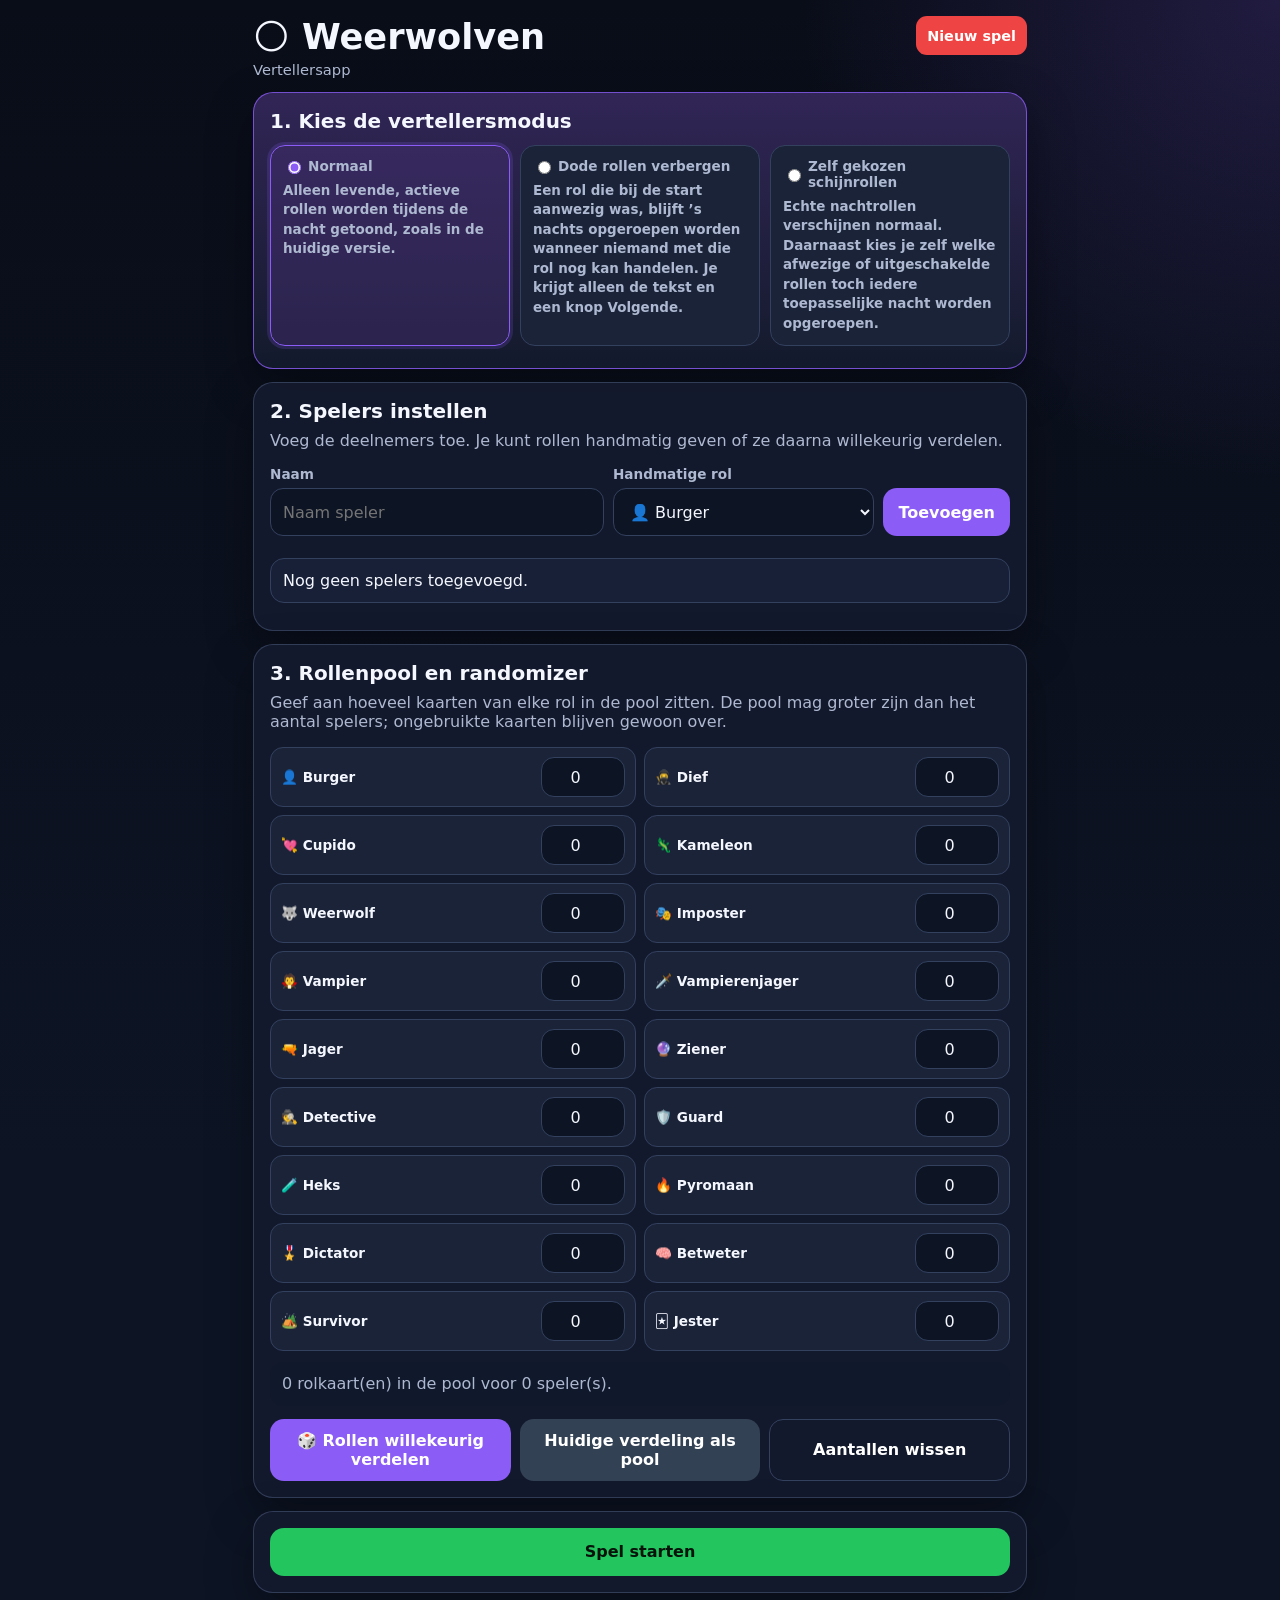
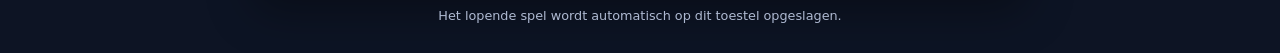
<file: index.html>
<!DOCTYPE html>
<html lang="nl">
<head>
  <meta charset="UTF-8">
  <meta name="viewport" content="width=device-width, initial-scale=1, viewport-fit=cover">
  <meta name="theme-color" content="#090d18">
  <title>Weerwolven – Verteller</title>
  <link rel="stylesheet" href="style.css">
</head>
<body>
  <main class="app">
    <header>
      <div>
        <h1>🌕 Weerwolven</h1>
        <p class="subtitle">Vertellersapp</p>
      </div>
      <div class="header-actions">
        <button id="undoBtn" class="secondary small hidden">← Terug</button>
        <button id="newGameBtn" class="danger small">Nieuw spel</button>
      </div>
    </header>

    <section id="setupScreen">
      <div class="panel focus">
        <h2>1. Kies de vertellersmodus</h2>
        <div class="mode-grid">
          <label class="mode-card">
            <div class="mode-title"><input type="radio" name="narratorMode" value="normal"> Normaal</div>
            <div class="mode-description">Alleen levende, actieve rollen worden tijdens de nacht getoond, zoals in de huidige versie.</div>
          </label>

          <label class="mode-card">
            <div class="mode-title"><input type="radio" name="narratorMode" value="hideDead"> Dode rollen verbergen</div>
            <div class="mode-description">Een rol die bij de start aanwezig was, blijft ’s nachts opgeroepen worden wanneer niemand met die rol nog kan handelen. Je krijgt alleen de tekst en een knop Volgende.</div>
          </label>

          <label class="mode-card">
            <div class="mode-title"><input type="radio" name="narratorMode" value="customGhost"> Zelf gekozen schijnrollen</div>
            <div class="mode-description">Echte nachtrollen verschijnen normaal. Daarnaast kies je zelf welke afwezige of uitgeschakelde rollen toch iedere toepasselijke nacht worden opgeroepen.</div>
          </label>
        </div>
      </div>

      <div class="panel">
        <h2>2. Spelers instellen</h2>
        <p class="muted">Voeg de deelnemers toe. Je kunt rollen handmatig geven of ze daarna willekeurig verdelen.</p>

        <div class="form-grid">
          <div>
            <label for="playerName">Naam</label>
            <input id="playerName" autocomplete="off" placeholder="Naam speler">
          </div>

          <div>
            <label for="playerRole">Handmatige rol</label>
            <select id="playerRole">
              <option value="villager">👤 Burger</option>
              <option value="thief">🥷 Dief</option>
              <option value="cupid">💘 Cupido</option>
              <option value="chameleon">🦎 Kameleon</option>
              <option value="wolf">🐺 Weerwolf</option>
              <option value="imposter">🎭 Imposter</option>
              <option value="vampire">🧛 Vampier</option>
              <option value="vampireHunter">🗡️ Vampierenjager</option>
              <option value="hunter">🔫 Jager</option>
              <option value="seer">🔮 Ziener</option>
              <option value="detective">🕵️ Detective</option>
              <option value="guard">🛡️ Guard</option>
              <option value="witch">🧪 Heks</option>
              <option value="pyromaniac">🔥 Pyromaan</option>
              <option value="dictator">🎖️ Dictator</option>
              <option value="knower">🧠 Betweter</option>
              <option value="survivor">🏕️ Survivor</option>
              <option value="jester">🃏 Jester</option>
            </select>
          </div>

          <button id="addPlayerBtn">Toevoegen</button>
        </div>

        <div id="setupPlayerList" class="player-list"></div>
      </div>

      <div class="panel">
        <h2>3. Rollenpool en randomizer</h2>
        <p class="muted">Geef aan hoeveel kaarten van elke rol in de pool zitten. De pool mag groter zijn dan het aantal spelers; ongebruikte kaarten blijven gewoon over.</p>
        <div id="rolePoolGrid" class="role-pool-grid"></div>
        <div id="rolePoolSummary" class="pool-summary"></div>
        <div class="actions">
          <button id="randomizeRolesBtn">🎲 Rollen willekeurig verdelen</button>
          <button id="copyCurrentRolesBtn" class="secondary">Huidige verdeling als pool</button>
          <button id="clearRolePoolBtn" class="ghost">Aantallen wissen</button>
        </div>
      </div>

      <div id="alwaysShownPanel" class="panel hidden">
        <h2>4. Welke schijnrollen oproepen?</h2>
        <p class="muted">Deze nachtrollen worden ook getoond wanneer ze niet in het spel zitten of niemand ermee kan handelen. Rollen die echt actief zijn blijven altijd normaal verschijnen.</p>
        <div id="alwaysShownRolesGrid" class="role-toggle-grid"></div>
        <div class="actions">
          <button id="selectAllShownBtn" class="secondary">Alles selecteren</button>
          <button id="clearShownBtn" class="ghost">Niets selecteren</button>
        </div>
      </div>

      <div class="panel">
        <div class="actions" style="margin-top:0">
          <button id="startGameBtn" class="success">Spel starten</button>
          <button id="resumeGameBtn" class="secondary hidden">Spel hervatten</button>
        </div>
      </div>
    </section>

    <section id="gameScreen" class="hidden">
      <div id="topStatus" class="top-status"></div>
      <div id="phasePanel" class="panel focus"></div>

      <details>
        <summary>👥 Spelers, rollen en krachten bekijken</summary>
        <div id="playersOverview" class="details-body"></div>
      </details>

      <details>
        <summary>📜 Spelverloop bekijken</summary>
        <div class="details-body">
          <div id="gameLog" class="log"></div>
        </div>
      </details>
    </section>

    <div class="footer">Het lopende spel wordt automatisch op dit toestel opgeslagen.</div>
  </main>

  <script src="app1.js"></script>
<script src="app2.js"></script>
<script src="app3.js"></script>
<script src="app4.js"></script>
<script src="app5.js"></script>
</body>
</html>
</file>
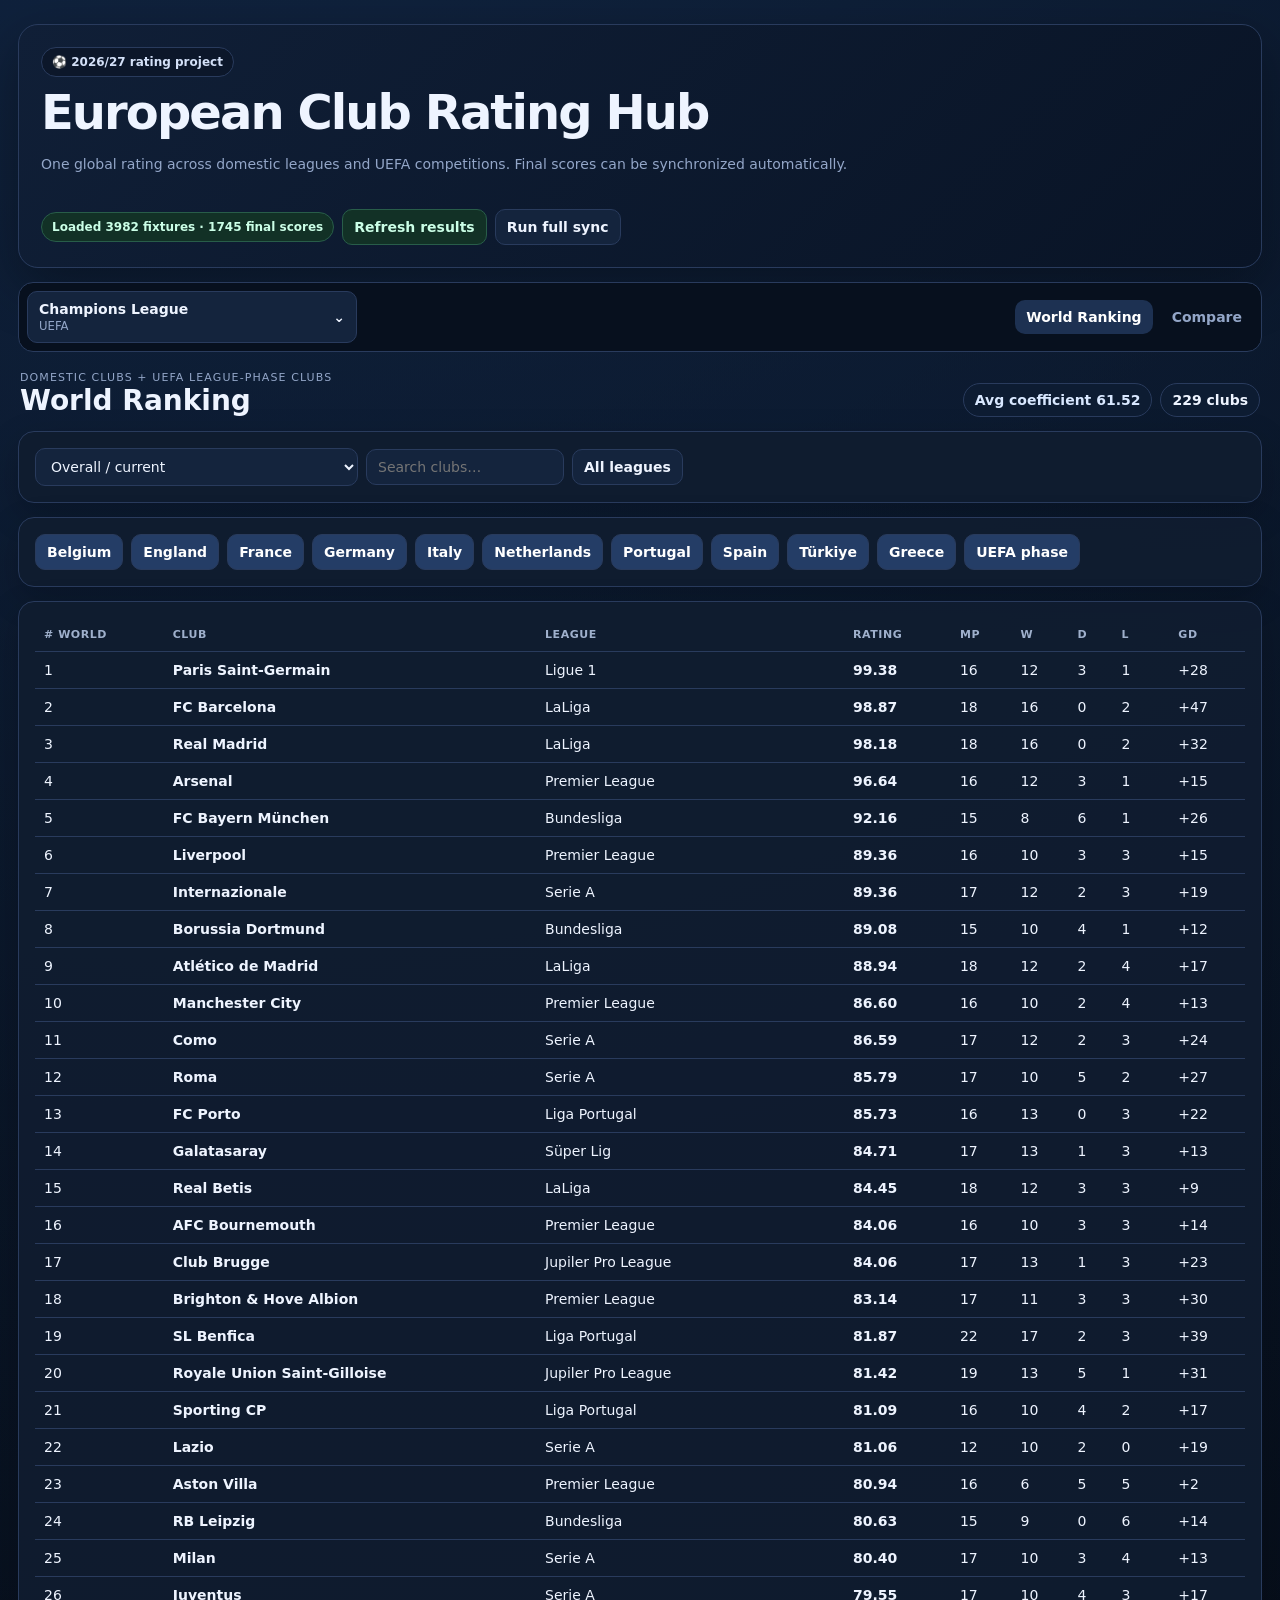
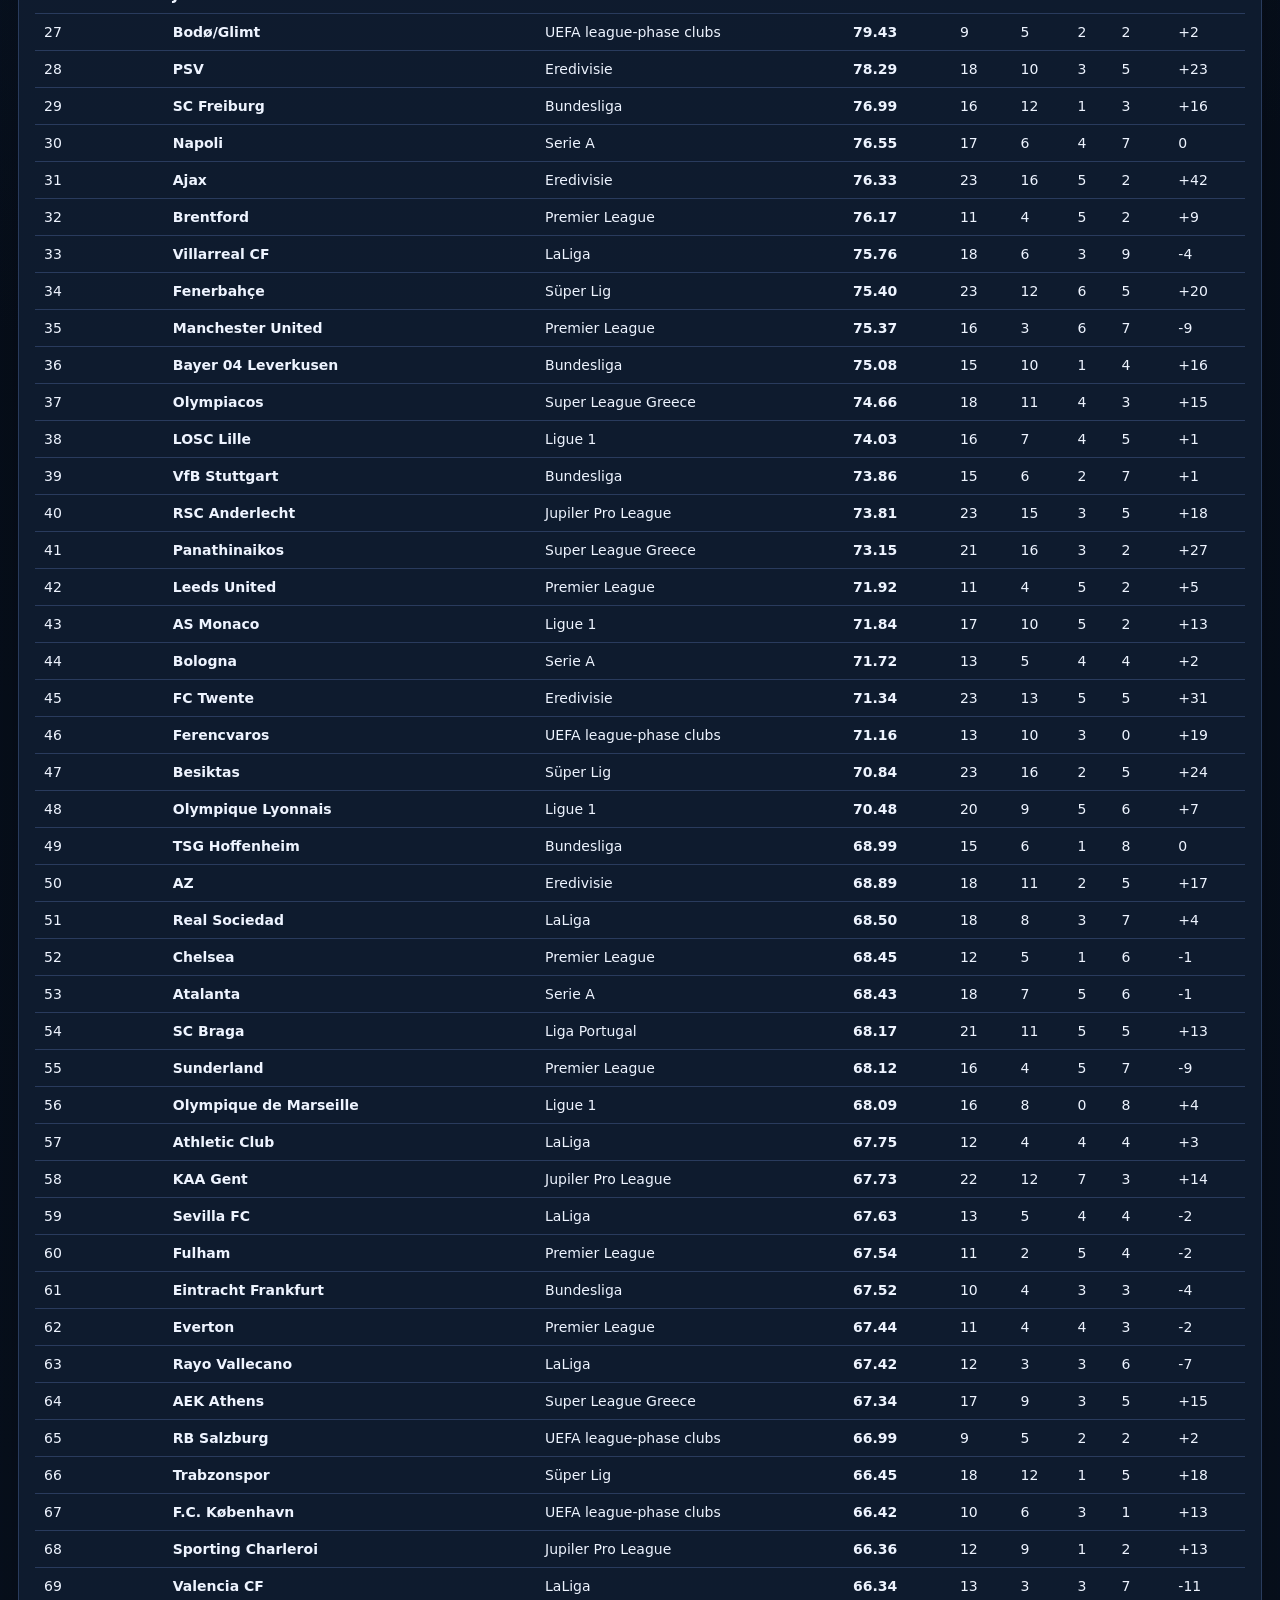
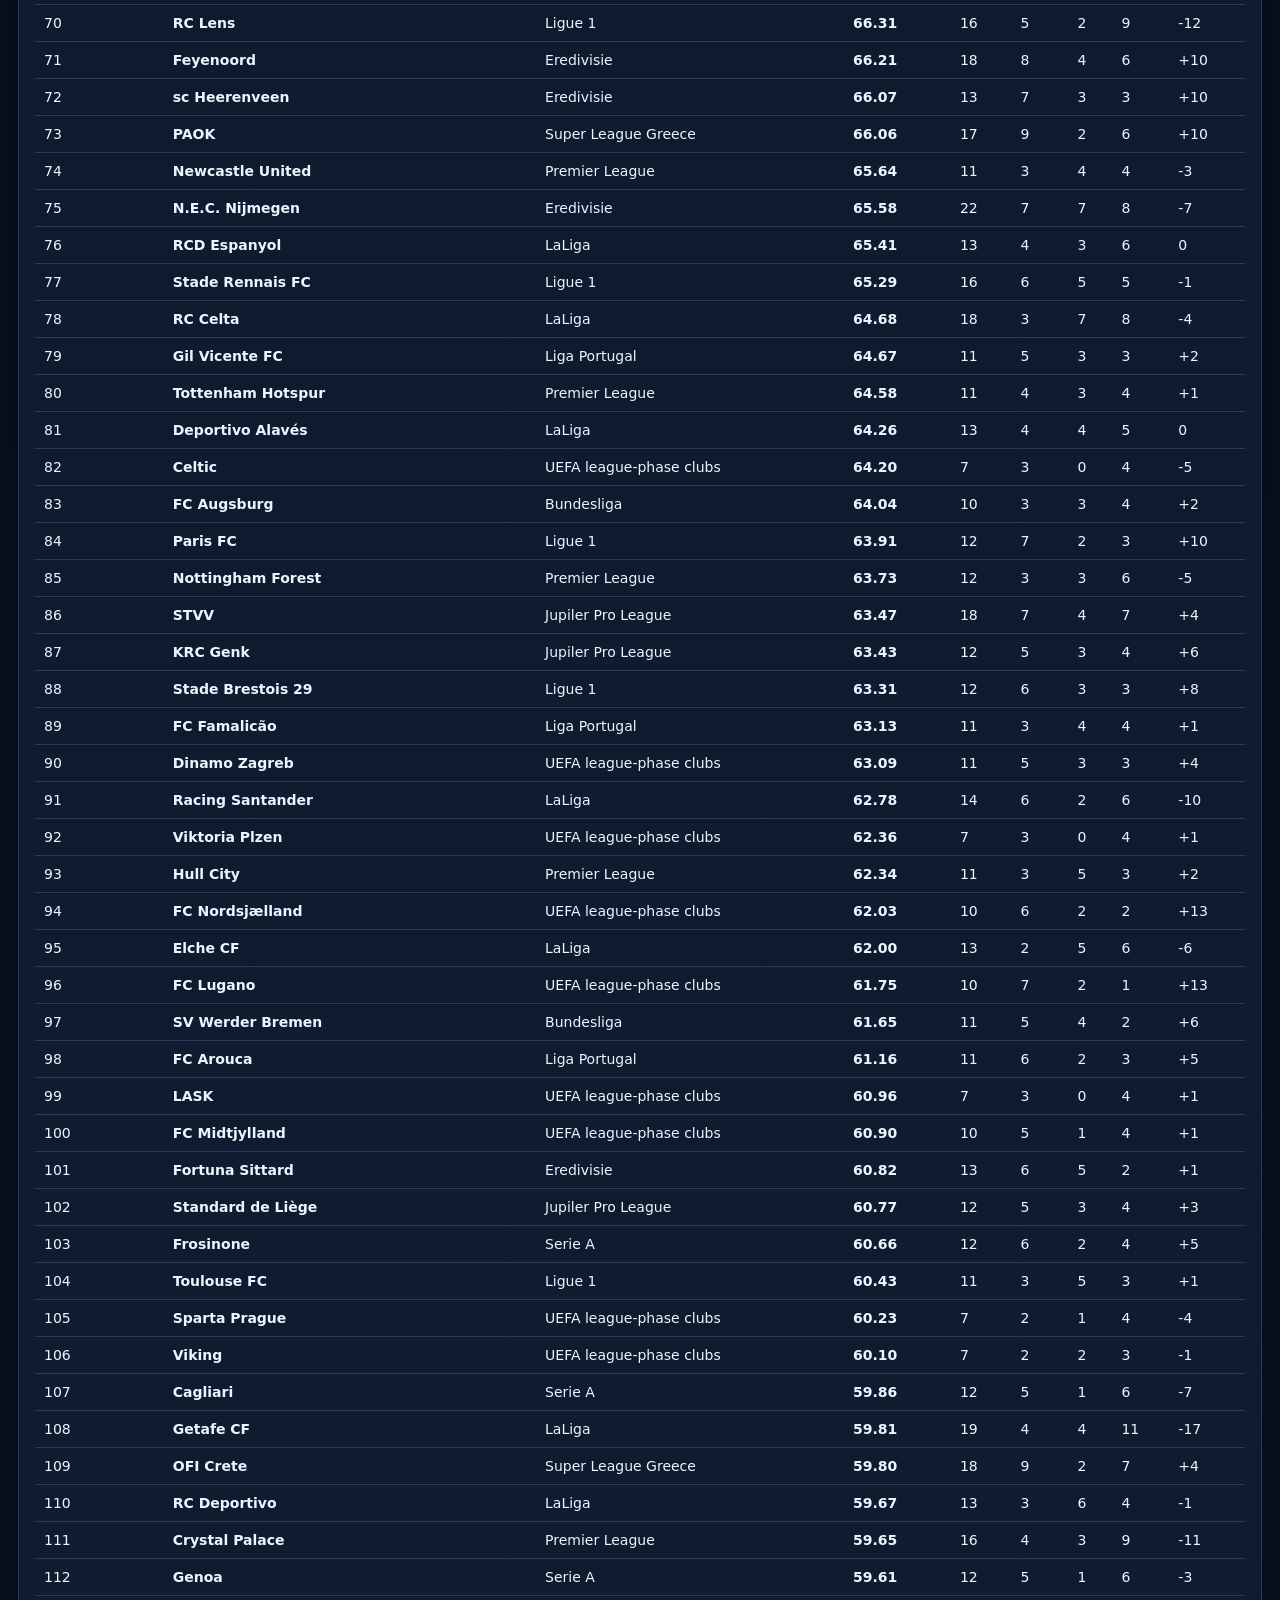
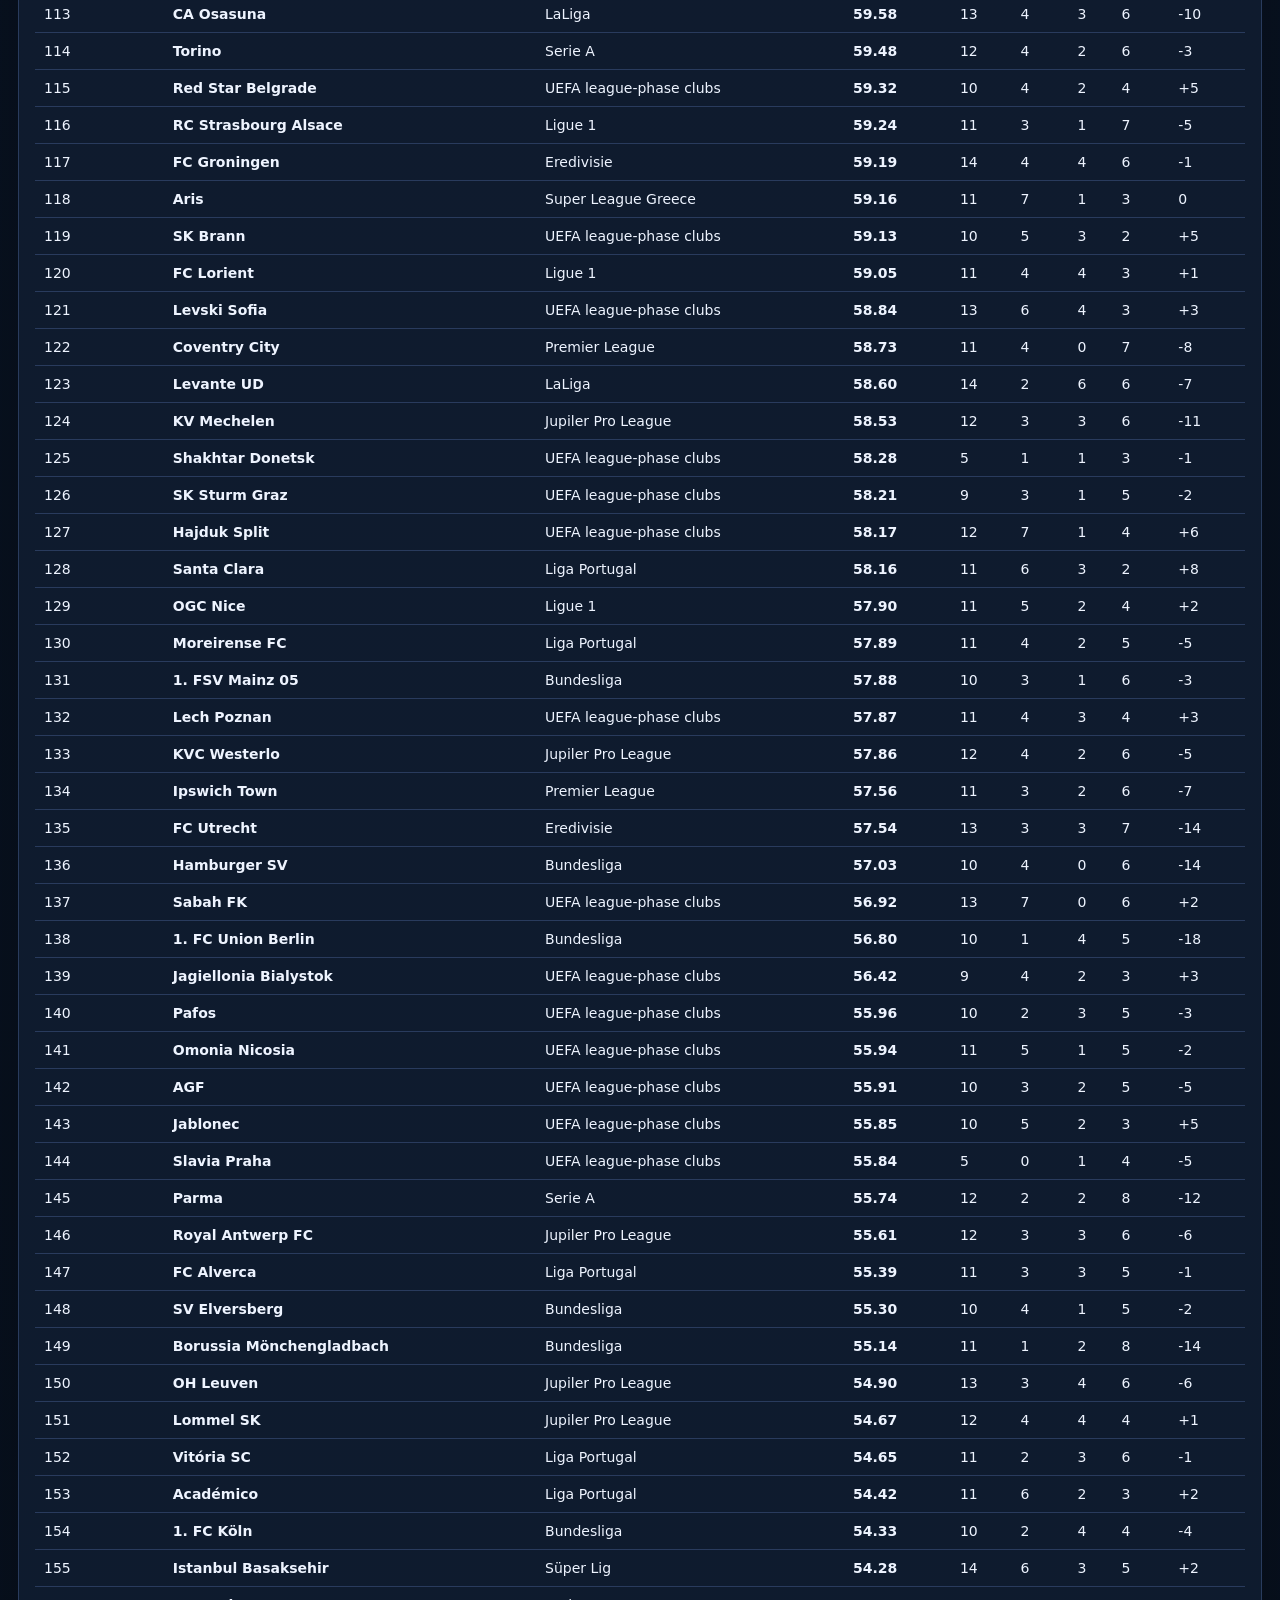
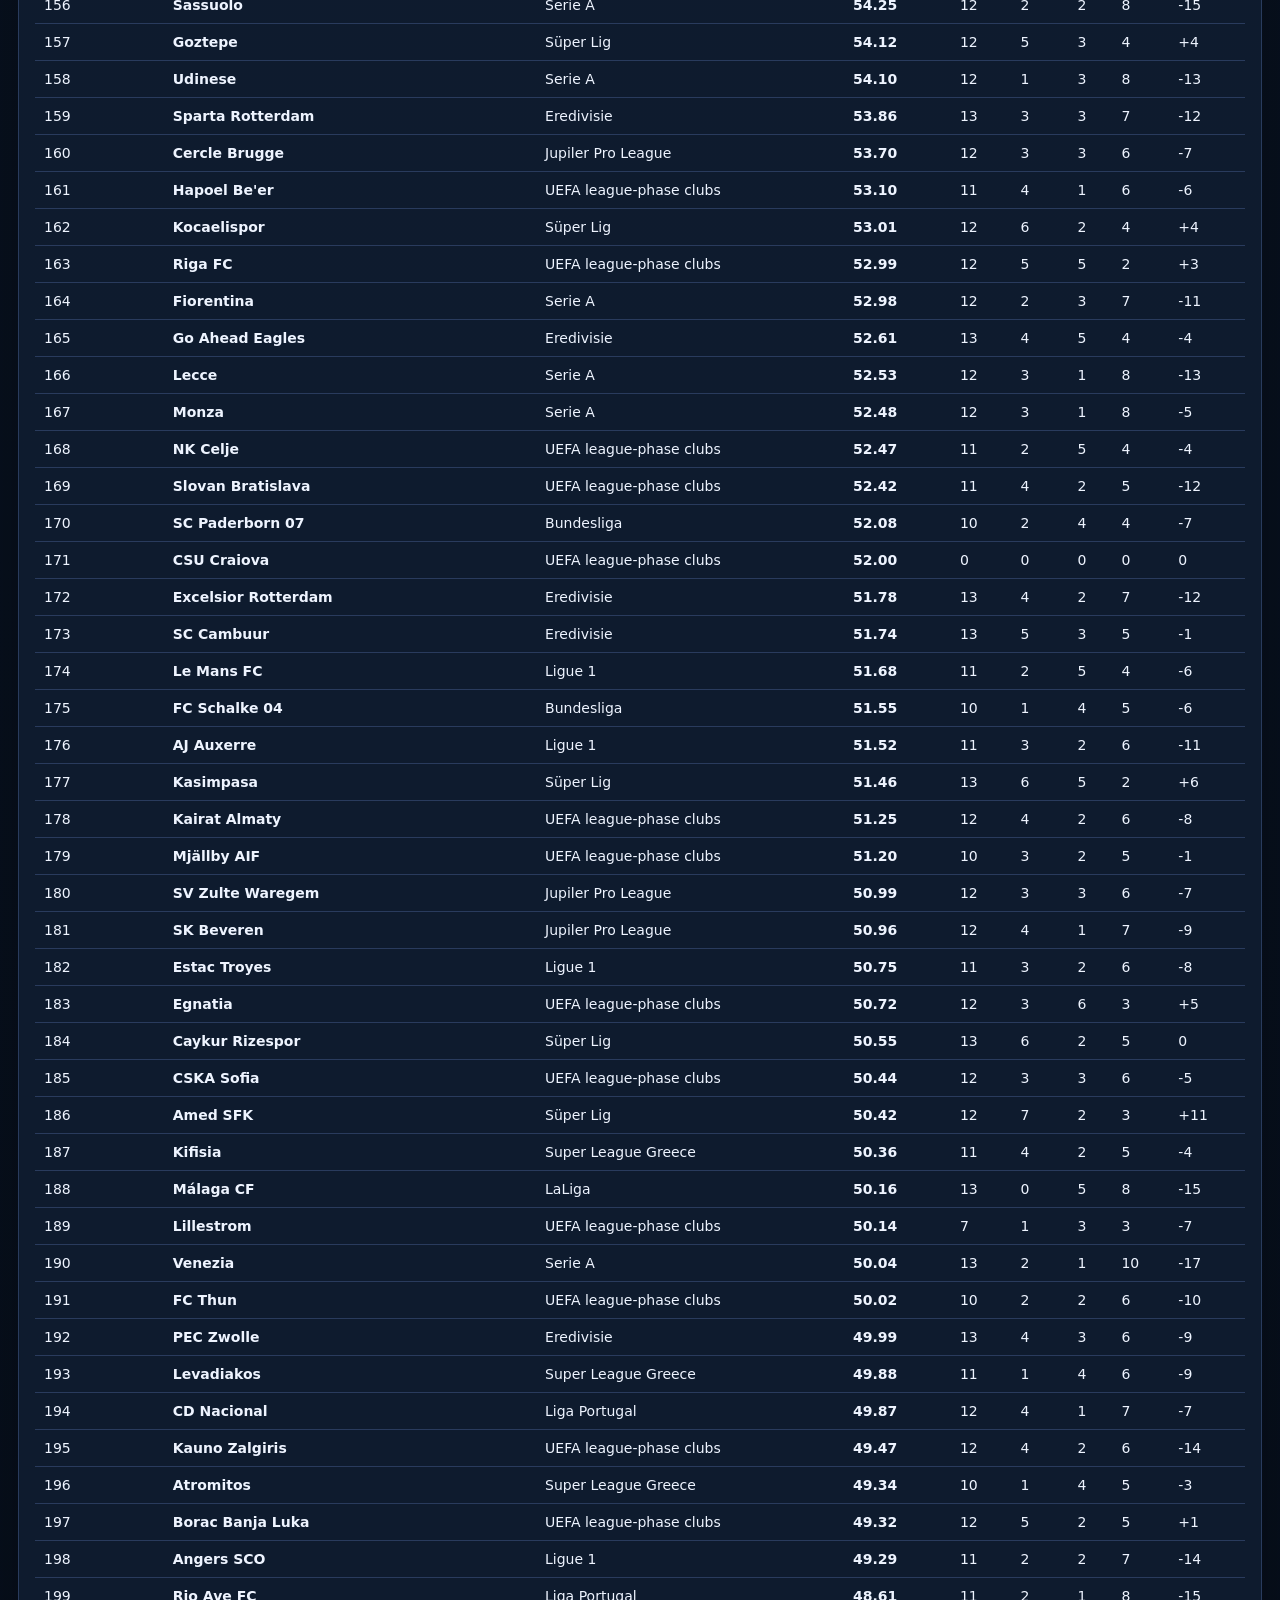
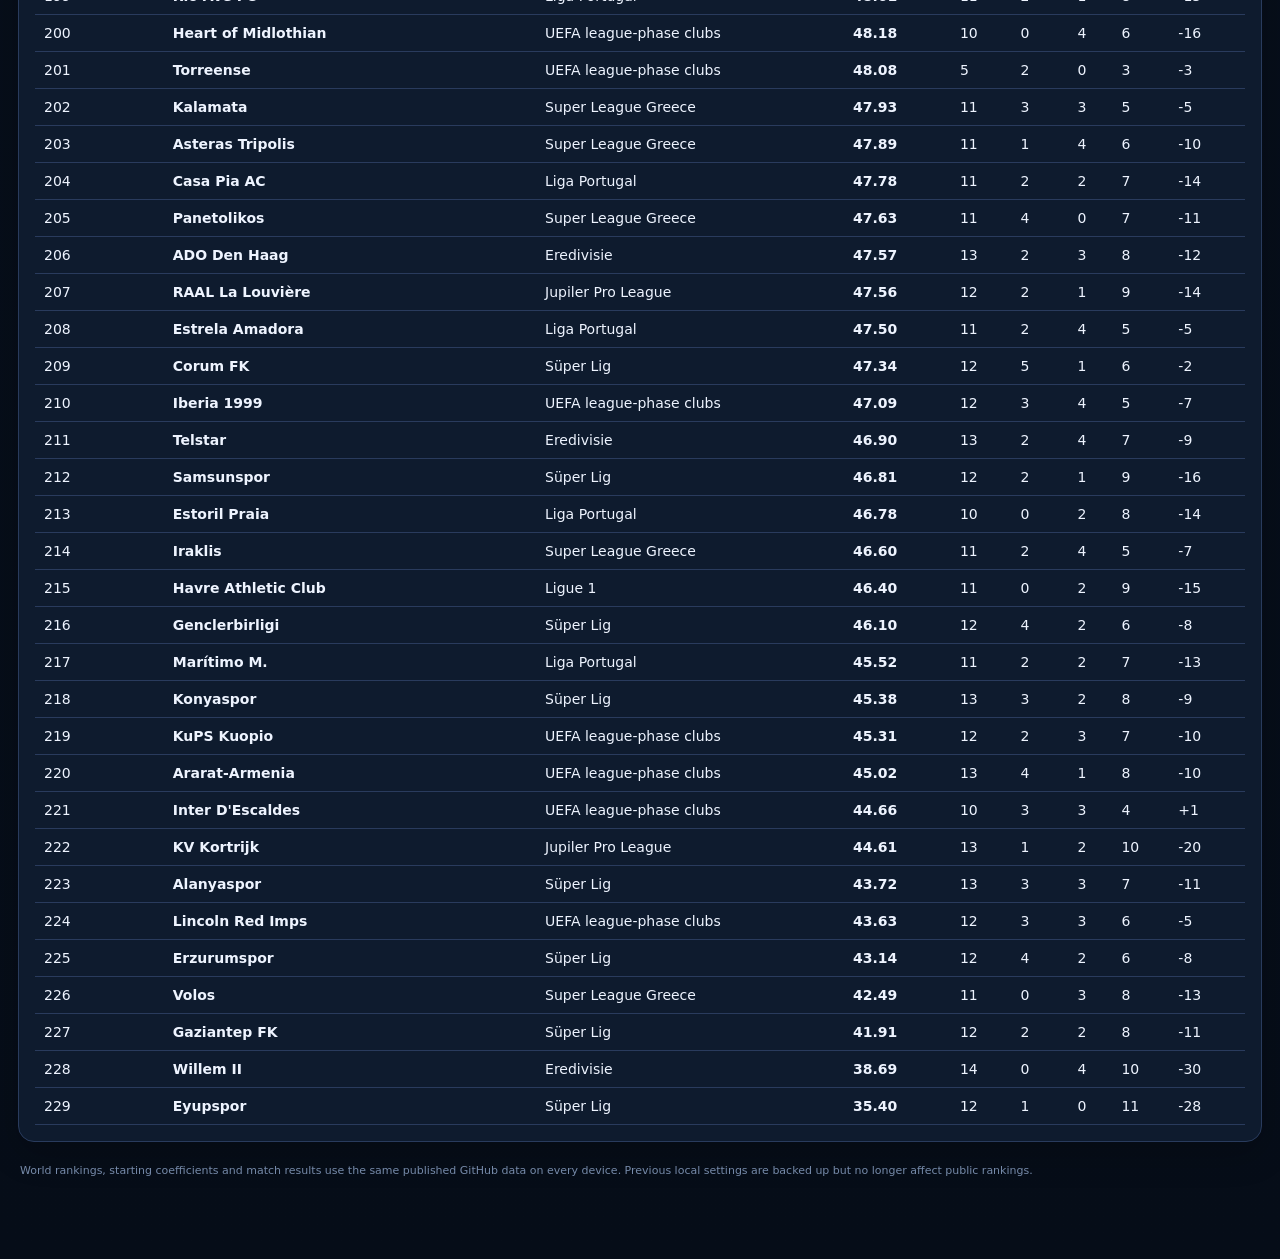
<file: football/index.html>
<!doctype html>
<html lang="en">
<head>
<meta charset="utf-8">
<meta name="viewport" content="width=device-width,initial-scale=1">
<title>European Club Rating Hub 2026/27</title>
<link rel="stylesheet" href="style.css?v=20261018-2">
</head>
<body>
<div class="wrap">
<header>
  <div><span class="badge">⚽ 2026/27 rating project</span><h1>European Club Rating Hub</h1><p>One global rating across domestic leagues and UEFA competitions. Final scores can be synchronized automatically.</p></div>
  <div class="toolbar">
    <span id="syncStatus" class="badge">Loading score data…</span>
    <button id="refreshBtn" class="primary">Refresh results</button>
    <button id="fullSyncBtn">Run full sync</button>
    <button id="exportBtn">Export data</button>
    <label class="button">Import data<input id="importFile" type="file" accept=".json" hidden></label>
  </div>
</header>
<nav id="mainNav"></nav>
<main id="panels"></main>
<div id="clubOverlay" class="overlay" hidden></div>
<footer>World rankings, starting coefficients and match results use the same published GitHub data on every device. Previous local settings are backed up but no longer affect public rankings.</footer>
</div>
<script src="config.js?v=20261113-2"></script>
<script src="app-core.js?v=20261113-1"></script>
<script src="extra-ranked.js?v=20261017-6"></script>
<script src="new-domestic-leagues.js?v=20261017-3"></script>
<script src="rating-balance.js?v=20261113-1"></script>
<script src="fallback-loader.js?v=20261022-2"></script>
<script src="data-fixes.js?v=20261017-1"></script>
<script src="uefa-name-fixes.js?v=20260827-6"></script>
<script src="uefa-integrity.js?v=20260827-6"></script>
<script src="belgian-uefa-overrides.js?v=20260827-6"></script>
<script src="app-ui-1.js?v=20260930-1"></script>
<script src="app-ui-2.js?v=20261022-1"></script>
<script src="app-ui-3.js?v=20260827-6"></script>
<script src="app-ui-4.js?v=20261017-5"></script>
<script src="ui-fixes.js?v=20260827-6"></script>
<script src="patch-v2.js?v=20260829-1"></script>
<script src="standings-patch.js?v=20260827-6"></script>
<script src="live-standings-ui.js?v=20260827-6"></script>
<script src="league-average.js?v=20260827-6"></script>
<script src="compare-search.js?v=20260827-6"></script>
<script src="extra-ranked-ui.js?v=20261017-1"></script>
<script src="ucl-standings.js?v=20261017-1"></script>
<script src="fixture-standings-fixes.js?v=20261017-3"></script>
<script src="domestic-standings.js?v=20261018-1"></script>
<script src="shared-rankings.js?v=20261022-1"></script>
</body>
</html>
</file>
<file: style.css>
:root {
      --bg: #090d18;
      --panel: #141b2d;
      --panel2: #1a2338;
      --line: #33415f;
      --text: #f5f7ff;
      --muted: #aeb9d1;
      --purple: #8b5cf6;
      --red: #ef4444;
      --green: #22c55e;
      --amber: #f59e0b;
      --cyan: #22d3ee;
      --radius: 20px;
      --shadow: 0 18px 46px rgba(0,0,0,.34);
    }

    * { box-sizing: border-box; }
    html { background: var(--bg); }

    body {
      margin: 0;
      min-height: 100vh;
      font-family: Inter, ui-sans-serif, system-ui, -apple-system, BlinkMacSystemFont, "Segoe UI", sans-serif;
      color: var(--text);
      background:
        radial-gradient(circle at 100% 0%, rgba(139,92,246,.18), transparent 30rem),
        linear-gradient(180deg, #090d18, #0d1424 70%);
    }

    button, input, select { font: inherit; }

    button {
      border: 0;
      min-height: 48px;
      border-radius: 14px;
      padding: 12px 15px;
      font-weight: 800;
      color: white;
      background: var(--purple);
      cursor: pointer;
      touch-action: manipulation;
    }

    button:active { transform: translateY(1px); }
    button:disabled { opacity: .42; cursor: not-allowed; transform: none; }
    button.secondary { background: #334155; }
    button.danger { background: var(--red); }
    button.success { background: var(--green); color: #06130a; }
    button.warning { background: var(--amber); color: #211300; }
    button.ghost { background: transparent; border: 1px solid var(--line); }
    button.small { min-height: 39px; padding: 8px 11px; border-radius: 11px; font-size: .9rem; }

    input, select {
      width: 100%;
      min-height: 48px;
      border: 1px solid var(--line);
      border-radius: 13px;
      padding: 11px 12px;
      color: var(--text);
      background: #0d1424;
      outline: none;
    }

    input:focus, select:focus {
      border-color: var(--purple);
      box-shadow: 0 0 0 3px rgba(139,92,246,.2);
    }

    .app {
      width: min(800px, 100%);
      margin: 0 auto;
      padding: max(16px, env(safe-area-inset-top)) 13px max(30px, env(safe-area-inset-bottom));
    }

    header {
      display: flex;
      justify-content: space-between;
      align-items: flex-start;
      gap: 12px;
      margin-bottom: 14px;
    }

    h1, h2, h3, p { margin-top: 0; }
    h1 { margin-bottom: 4px; font-size: clamp(1.45rem, 6vw, 2.2rem); }
    h2 { margin-bottom: 8px; font-size: 1.25rem; }
    .muted { color: var(--muted); }
    .subtitle { margin: 0; color: var(--muted); font-size: .92rem; }

    .panel {
      border: 1px solid rgba(91,108,148,.42);
      border-radius: var(--radius);
      background: rgba(20,27,45,.96);
      box-shadow: var(--shadow);
      padding: 16px;
      margin-bottom: 13px;
    }

    .focus {
      border-color: rgba(139,92,246,.8);
      background: linear-gradient(180deg, rgba(50,38,88,.98), rgba(20,27,45,.98));
    }

    .top-status {
      display: flex;
      align-items: center;
      justify-content: space-between;
      gap: 9px;
      padding: 10px 12px;
      margin-bottom: 11px;
      border: 1px solid var(--line);
      background: rgba(20,27,45,.9);
      border-radius: 15px;
    }

    .status-left, .status-right {
      display: flex;
      flex-wrap: wrap;
      align-items: center;
      gap: 7px;
    }

    .pill {
      display: inline-flex;
      align-items: center;
      gap: 5px;
      padding: 6px 9px;
      border-radius: 999px;
      background: #293650;
      font-size: .8rem;
      font-weight: 800;
    }

    .pill.mayor { background: rgba(245,158,11,.18); color: #fde68a; }
    .pill.dead { background: rgba(148,163,184,.17); color: #dce3ef; }
    .pill.wolf { background: rgba(239,68,68,.18); color: #fecaca; }
    .pill.village { background: rgba(34,197,94,.17); color: #bbf7d0; }
    .pill.neutral { background: rgba(34,211,238,.16); color: #a5f3fc; }
    .pill.used { background: rgba(148,163,184,.14); color: #cbd5e1; }

    .form-grid {
      display: grid;
      grid-template-columns: 1.15fr .9fr auto;
      gap: 9px;
      align-items: end;
    }

    .actions {
      display: flex;
      flex-wrap: wrap;
      gap: 9px;
      margin-top: 13px;
    }

    .actions > * { flex: 1 1 170px; }

    label {
      display: block;
      margin-bottom: 6px;
      color: var(--muted);
      font-size: .85rem;
      font-weight: 750;
    }

    .player-list, .vote-list, .log {
      display: grid;
      gap: 8px;
      margin-top: 11px;
    }

    .player-row {
      display: grid;
      grid-template-columns: minmax(0,1.15fr) minmax(160px,.95fr) auto;
      gap: 8px;
      align-items: center;
      border: 1px solid var(--line);
      border-radius: 13px;
      background: var(--panel2);
      padding: 9px;
    }

    .player-name {
      font-weight: 800;
      overflow: hidden;
      white-space: nowrap;
      text-overflow: ellipsis;
    }

    .vote-row {
      display: grid;
      grid-template-columns: minmax(100px,.8fr) minmax(145px,1.2fr);
      align-items: center;
      gap: 9px;
      border: 1px solid var(--line);
      border-radius: 13px;
      background: var(--panel2);
      padding: 9px;
    }

    .voter { font-weight: 800; }

    .step {
      font-size: 1rem;
      line-height: 1.55;
    }

    .alert {
      border: 1px solid var(--line);
      border-radius: 14px;
      padding: 12px;
      margin: 11px 0;
      background: #172036;
    }

    .alert.danger { border-color: rgba(239,68,68,.55); background: rgba(127,29,29,.24); }
    .alert.success { border-color: rgba(34,197,94,.55); background: rgba(20,83,45,.24); }
    .alert.warning { border-color: rgba(245,158,11,.55); background: rgba(120,53,15,.23); }
    .alert.neutral { border-color: rgba(34,211,238,.52); background: rgba(22,78,99,.22); }

    .role-reveal {
      border: 2px solid rgba(139,92,246,.7);
      border-radius: 18px;
      padding: 22px 14px;
      margin: 13px 0;
      text-align: center;
      background: #10172a;
    }

    .role-reveal .icon { font-size: 2.6rem; display: block; margin-bottom: 7px; }
    .role-reveal strong { font-size: 1.35rem; }

    .result-name {
      font-size: clamp(1.7rem, 8vw, 2.6rem);
      font-weight: 900;
      margin: 12px 0 6px;
    }

    details {
      border: 1px solid rgba(91,108,148,.38);
      border-radius: 15px;
      background: rgba(20,27,45,.9);
      margin-bottom: 10px;
      overflow: hidden;
    }

    summary {
      cursor: pointer;
      list-style: none;
      padding: 13px 14px;
      font-weight: 800;
    }

    summary::-webkit-details-marker { display: none; }
    details[open] summary { border-bottom: 1px solid var(--line); }
    .details-body { padding: 12px; }

    .log-entry {
      border-left: 3px solid #566786;
      border-radius: 9px;
      background: #0f1728;
      color: #dbe3f4;
      padding: 9px 10px;
      font-size: .88rem;
    }

    .hidden { display: none !important; }
    .center { text-align: center; }

    .footer {
      margin-top: 15px;
      color: var(--muted);
      text-align: center;
      font-size: .8rem;
    }


    .mode-grid {
      display: grid;
      grid-template-columns: repeat(3, minmax(0, 1fr));
      gap: 10px;
      margin-top: 12px;
    }

    .mode-card {
      display: block;
      border: 1px solid var(--line);
      border-radius: 15px;
      background: var(--panel2);
      padding: 12px;
      cursor: pointer;
    }

    .mode-card:has(input:checked) {
      border-color: var(--purple);
      box-shadow: 0 0 0 3px rgba(139,92,246,.18);
      background: rgba(69,48,114,.45);
    }

    .mode-card input {
      width: auto;
      min-height: auto;
      margin-right: 7px;
      accent-color: var(--purple);
    }

    .mode-title {
      display: flex;
      align-items: center;
      font-weight: 900;
      margin-bottom: 7px;
    }

    .mode-description {
      color: var(--muted);
      font-size: .84rem;
      line-height: 1.45;
    }

    .role-pool-grid, .role-toggle-grid {
      display: grid;
      grid-template-columns: repeat(2, minmax(0, 1fr));
      gap: 8px;
      margin-top: 12px;
    }

    .role-count-row, .role-toggle-row {
      display: grid;
      grid-template-columns: minmax(0, 1fr) 84px;
      align-items: center;
      gap: 8px;
      border: 1px solid var(--line);
      border-radius: 13px;
      background: var(--panel2);
      padding: 9px 10px;
    }

    .role-count-row input {
      min-height: 40px;
      padding: 7px 9px;
      text-align: center;
    }

    .role-toggle-row {
      grid-template-columns: auto minmax(0, 1fr);
      cursor: pointer;
    }

    .role-toggle-row input {
      width: auto;
      min-height: auto;
      accent-color: var(--purple);
    }

    .pool-summary {
      margin-top: 11px;
      border-radius: 13px;
      padding: 10px 12px;
      background: #10182b;
      color: var(--muted);
      line-height: 1.45;
    }

    .header-actions {
      display: flex;
      flex-wrap: wrap;
      justify-content: flex-end;
      gap: 8px;
    }

    .morning-death-list {
      display: grid;
      gap: 9px;
      margin: 13px 0;
    }

    .morning-death-card {
      border: 1px solid rgba(239,68,68,.46);
      border-radius: 14px;
      padding: 12px;
      background: rgba(127,29,29,.22);
    }

    .morning-death-card strong {
      display: block;
      font-size: 1.08rem;
      margin-bottom: 5px;
    }


    .intel-table {
      width: 100%;
      border-collapse: collapse;
      margin-top: 9px;
    }

    .intel-table td {
      padding: 9px 10px;
      border-top: 1px solid rgba(174,185,209,.22);
      background: rgba(15,23,40,.35);
      font-weight: 750;
    }

    .intel-table tr:first-child td {
      border-top: 0;
    }

    .ghost-step {
      border-style: dashed;
      border-color: rgba(174,185,209,.55);
      background: rgba(29,39,62,.78);
    }

    @media (max-width: 660px) {
      .form-grid, .player-row, .vote-row, .mode-grid, .role-pool-grid, .role-toggle-grid { grid-template-columns: 1fr; }
      header { align-items: flex-start; }
      .top-status { align-items: flex-start; }
      .status-right { justify-content: flex-end; }
    }
</file>
<file: football/style.css>
:root{--bg:#06101d;--panel:#101c30;--panel2:#0a1527;--line:#293b5d;--text:#eef4ff;--muted:#93a6c8;--accent:#74a9ff;--good:#62d59b;--bad:#ff7c89;--warn:#ffd36a}
*{box-sizing:border-box}body{margin:0;color:var(--text);font:14px Inter,system-ui,Segoe UI,Arial;background:radial-gradient(circle at 15% -10%,#142c4f 0,transparent 28%),linear-gradient(#050b15,#08111f 50%,#060d18);min-height:100vh}.wrap{max-width:1480px;margin:auto;padding:24px 18px 60px}
header{display:flex;justify-content:space-between;gap:20px;align-items:flex-start;flex-wrap:wrap;background:linear-gradient(135deg,#101f37,#091426);border:1px solid var(--line);border-radius:20px;padding:22px;margin-bottom:14px;box-shadow:0 18px 55px #0005}h1{font-size:clamp(30px,4vw,48px);margin:7px 0;letter-spacing:-.04em}h2{font-size:28px;margin:0}h3{margin:0 0 12px}p{color:var(--muted);line-height:1.5}.badge{display:inline-flex;border:1px solid var(--line);border-radius:999px;padding:7px 10px;background:#0c172a;color:#d4e1f8;font-size:12px;font-weight:800}.badge.ok{border-color:#285d49;background:#123126;color:#cbffe7}.badge.warn{border-color:#715e2e;background:#2a2414;color:#ffe6a3}
.toolbar,.filters,.actions,.chips,.custom{display:flex;gap:8px;flex-wrap:wrap;align-items:center}button,.button,input,select{border:1px solid var(--line);border-radius:10px;background:#14243d;color:var(--text);padding:9px 11px;font:inherit}button,.button{font-weight:800;cursor:pointer}button:hover,.button:hover{background:#1d3152}.primary{background:#123126;border-color:#285d49;color:#cbffe7}input:focus,select:focus{outline:2px solid #74a9ff55}
#mainNav{display:flex;gap:8px;align-items:center;background:#07101e;border:1px solid var(--line);border-radius:15px;padding:8px;margin-bottom:16px;position:relative}.picker{position:relative;min-width:330px;margin-right:auto}#pickerBtn{width:100%;display:flex;justify-content:space-between;align-items:center;text-align:left}#pickerBtn span strong,#pickerBtn span small{display:block}#pickerBtn span small{color:var(--muted);font-weight:500;margin-top:2px}#compMenu{display:none;position:absolute;z-index:50;top:calc(100% + 7px);left:0;width:min(420px,90vw);max-height:540px;overflow:auto;background:#fbfcfe;color:#172033;border-radius:13px;padding:7px;box-shadow:0 24px 70px #0009}#compMenu.open{display:block}#compMenu h4{margin:8px 10px 5px;color:#59677b;text-transform:uppercase;font-size:11px;letter-spacing:.08em}#compMenu button{width:100%;border:0;background:transparent;color:#1f2937;display:flex;justify-content:space-between;text-align:left}#compMenu button:hover,#compMenu button.active{background:#1769d2;color:white}#compMenu small{opacity:.7}.nav-action{border:0;background:transparent;color:var(--muted)}.nav-action.active{background:#1d3152;color:#fff}
.main-panel,.subpanel{display:none}.main-panel.active,.subpanel.active{display:block}.page-head{display:flex;justify-content:space-between;align-items:flex-end;gap:12px;margin:8px 2px 14px}.page-head span{color:var(--muted);text-transform:uppercase;letter-spacing:.1em;font-size:11px}.page-head>b{background:#0d1c32;border:1px solid var(--line);border-radius:999px;padding:8px 11px}.subtabs{display:flex;gap:7px;background:#091426;border:1px solid var(--line);border-radius:13px;padding:6px;margin-bottom:14px;max-width:620px}.subtabs button{flex:1;border:0;background:transparent;color:var(--muted)}.subtabs button.active{background:#1c2d4a;color:white}
.card{background:#101c30ee;border:1px solid var(--line);border-radius:16px;padding:16px;margin-bottom:14px;box-shadow:0 12px 35px #0003}.section-title{display:flex;justify-content:space-between;align-items:center}.section-title span{color:var(--muted)}.team-grid{display:grid;grid-template-columns:repeat(2,minmax(0,1fr));gap:9px}.team-card{display:grid;grid-template-columns:minmax(170px,1fr) 100px 90px;gap:9px;align-items:center;background:#091427;border:1px solid var(--line);border-radius:11px;padding:10px}.team-card small{display:block;color:var(--muted);margin-top:3px}.team-card input{text-align:right;font-weight:800}.team-card>div:last-child{text-align:right}.team-card>div:last-child b{display:block;font-size:16px}
.club-link{border:0;background:transparent;padding:0;color:var(--text);font-weight:900;text-align:left}.club-link:hover{text-decoration:underline;background:transparent;color:#bcd5ff}
.round-title{margin:18px 3px 8px}.match{display:grid;grid-template-columns:120px minmax(150px,1fr) 150px minmax(150px,1fr) 1.4fr;gap:9px;align-items:center;background:#0a1629;border:1px solid var(--line);border-radius:12px;padding:10px;margin-bottom:7px}.match.scored{background:#102039}.date{color:#b2c1d9;font-size:12px}.date small,.date em{display:block;color:var(--muted);font-style:normal;margin-top:2px}.home{text-align:right;font-weight:800}.score>div{display:flex;justify-content:center;align-items:center;gap:5px}.score input{width:48px;text-align:center;font-weight:900}.score select{width:100%;margin-top:5px;font-size:10px}.impact{font-size:12px;line-height:1.45;color:#cbd7e9}.up{color:var(--good);font-weight:900}.down{color:var(--bad);font-weight:900}.muted{color:var(--muted)}
table{width:100%;border-collapse:collapse}th,td{text-align:left;padding:10px 9px;border-bottom:1px solid var(--line)}th{color:#9fb0cc;font-size:11px;text-transform:uppercase;letter-spacing:.05em}tbody tr:hover{background:#ffffff0b}.chips button.active{background:#243d66;color:white}.compare{display:grid;grid-template-columns:280px 1fr;gap:14px}.compare>.card:first-child{align-self:start}.compare select,.compare>.card:first-child button{width:100%;margin-bottom:8px}#compareChart,#clubChart{width:100%;height:350px;display:block;background:#081225;border:1px solid var(--line);border-radius:12px;margin-bottom:12px}
.settings{display:grid;grid-template-columns:repeat(2,1fr);gap:0 24px}.settings label{display:grid;grid-template-columns:1fr 120px;gap:10px;padding:8px 0;border-bottom:1px solid #293b5d99;font-weight:800}.settings label small{grid-column:1;color:var(--muted);font-weight:500}.settings label input{grid-column:2;grid-row:1/3;text-align:right}.custom input,.custom select{flex:1;min-width:140px}.custom-row{display:flex;justify-content:space-between;gap:10px;align-items:center;border-top:1px solid var(--line);padding:9px 0}
.overlay{position:fixed;inset:0;z-index:100;background:#030811ef;overflow:auto;padding:22px 10px}.overlay[hidden]{display:none}.modal{max-width:1100px;margin:auto;background:#0d192c;border:1px solid var(--line);border-radius:18px;padding:18px;box-shadow:0 20px 70px #0008}.modal-head{display:flex;justify-content:space-between;gap:12px}.modal-head h2{margin-top:5px}.modal-head small{color:var(--muted)}.metrics{display:grid;grid-template-columns:repeat(4,1fr);gap:8px;margin:14px 0}.metrics>div{background:#081426;border:1px solid var(--line);border-radius:11px;padding:11px}.metrics small{display:block;color:var(--muted)}.metrics b{font-size:18px}.table-wrap{overflow:auto}
footer{color:#768aa9;font-size:11px;margin:22px 2px}
@media(max-width:950px){#mainNav{flex-wrap:wrap}.picker{width:100%;min-width:0;margin-right:0}.team-grid,.settings,.compare{grid-template-columns:1fr}.match{grid-template-columns:90px 1fr 120px 1fr}.impact{grid-column:1/-1}.metrics{grid-template-columns:repeat(2,1fr)}}@media(max-width:620px){.wrap{padding:8px 6px 35px}header{padding:15px}.nav-action{flex:1}.team-card{grid-template-columns:1fr 90px}.team-card>div:last-child{grid-column:1/-1;text-align:left}.match{grid-template-columns:1fr 105px 1fr}.date{grid-column:1/-1}.metrics{grid-template-columns:1fr 1fr}.card{padding:11px}th,td{padding:8px 5px;font-size:11px}}

/* Interactive standings: sort by any column, with visible direction. */
th.click-sort{cursor:pointer;user-select:none;white-space:nowrap}
th.click-sort:hover,th.click-sort:focus-visible{color:#eef4ff;background:#243650;outline:1px solid #74a9ff77}
th.click-sort[aria-sort="ascending"]::after{content:" ▲";color:#74a9ff}
th.click-sort[aria-sort="descending"]::after{content:" ▼";color:#74a9ff}

/* UEFA-style points tables in all domestic leagues. */
.domestic-standings-card .section-title{gap:12px}
.domestic-standings-card .section-title h3{margin:0}
.domestic-standings-card .domestic-period-bar{display:flex;align-items:center;flex-wrap:wrap;gap:10px;margin:14px 0 16px}
.domestic-standings-card .domestic-period-bar label{font-size:12px;color:var(--muted)}
.domestic-standings-card .domestic-period-bar select{min-width:205px;max-width:100%}
.domestic-standings-card .table-wrap{overflow-x:auto;-webkit-overflow-scrolling:touch;overscroll-behavior-x:contain}
.domestic-standings-card table{min-width:710px}
.domestic-standings-card th,.domestic-standings-card td{white-space:nowrap}
.domestic-standings-card .domestic-club-col{min-width:160px;width:28%}
.domestic-standings-card .domestic-swipe-hint{display:none;color:var(--muted);padding-top:9px}
@media(max-width:780px){.domestic-standings-card .domestic-swipe-hint{display:block}}
</file>
